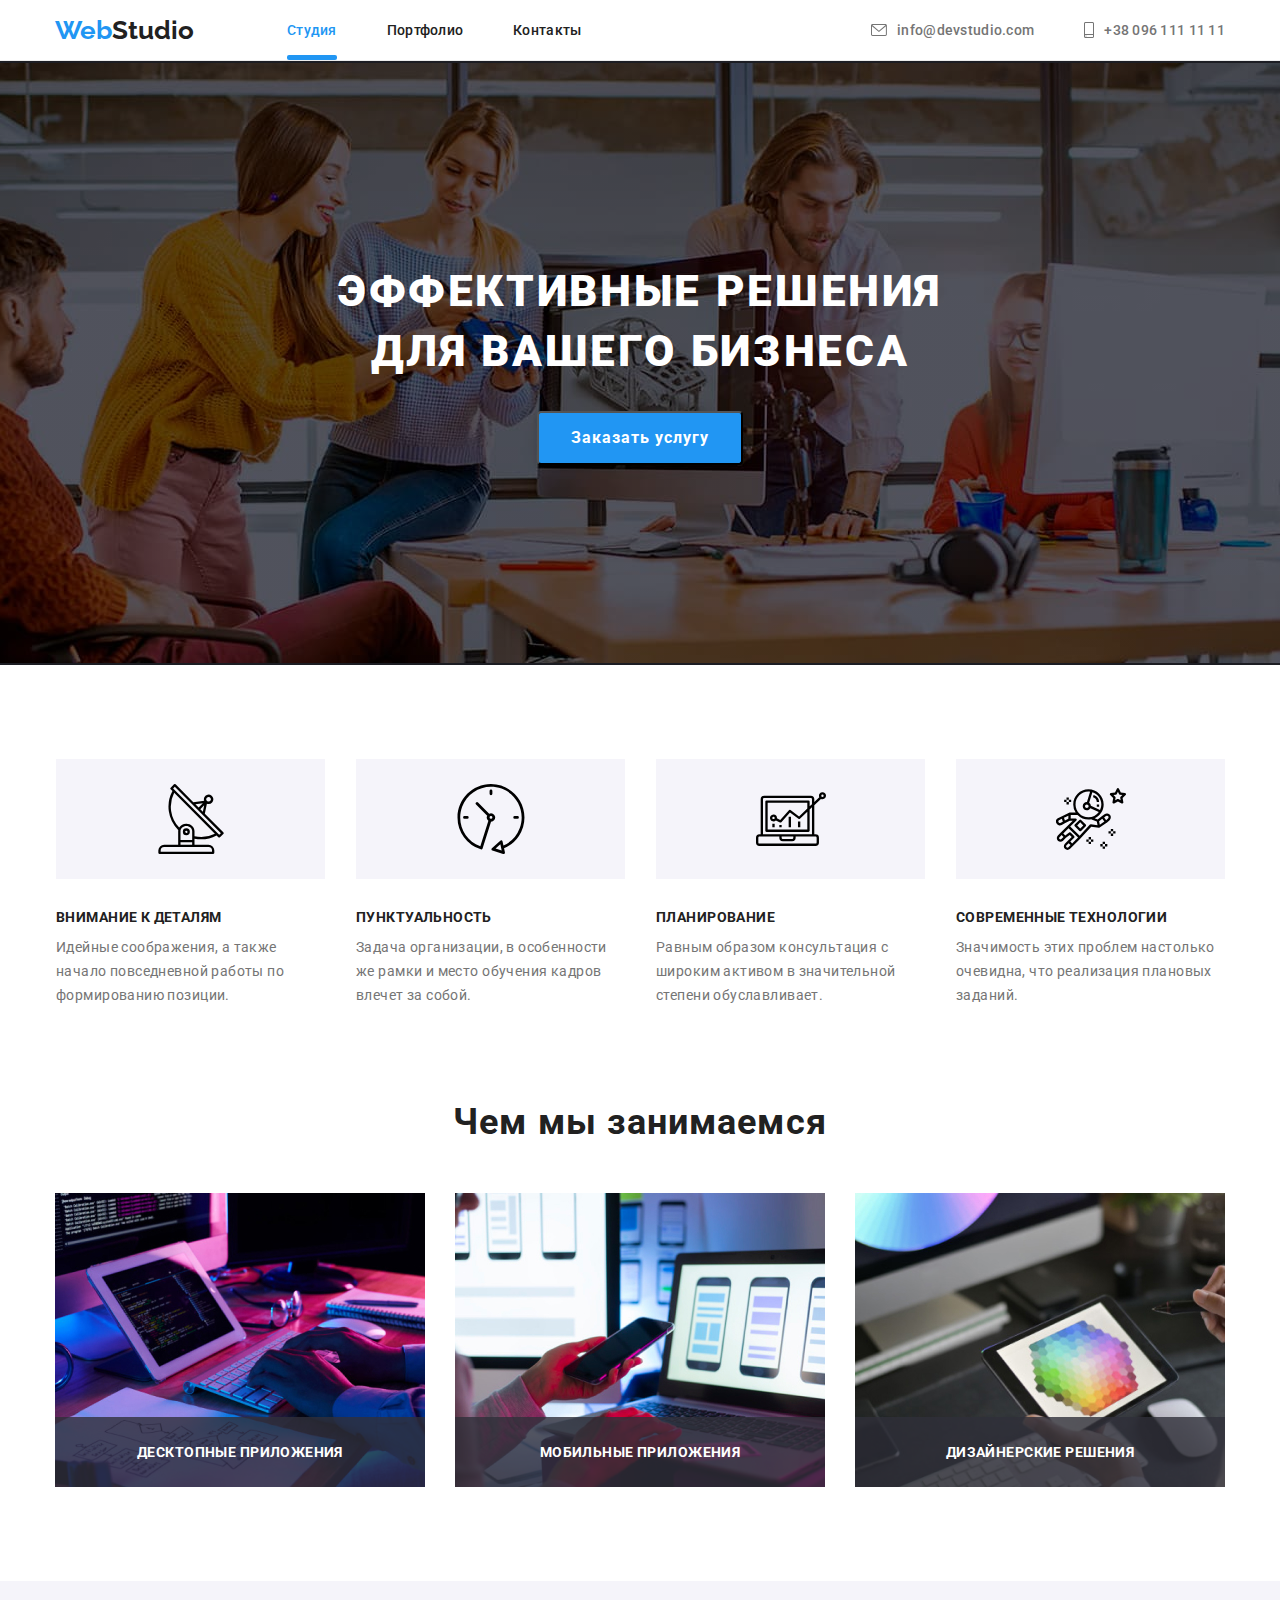
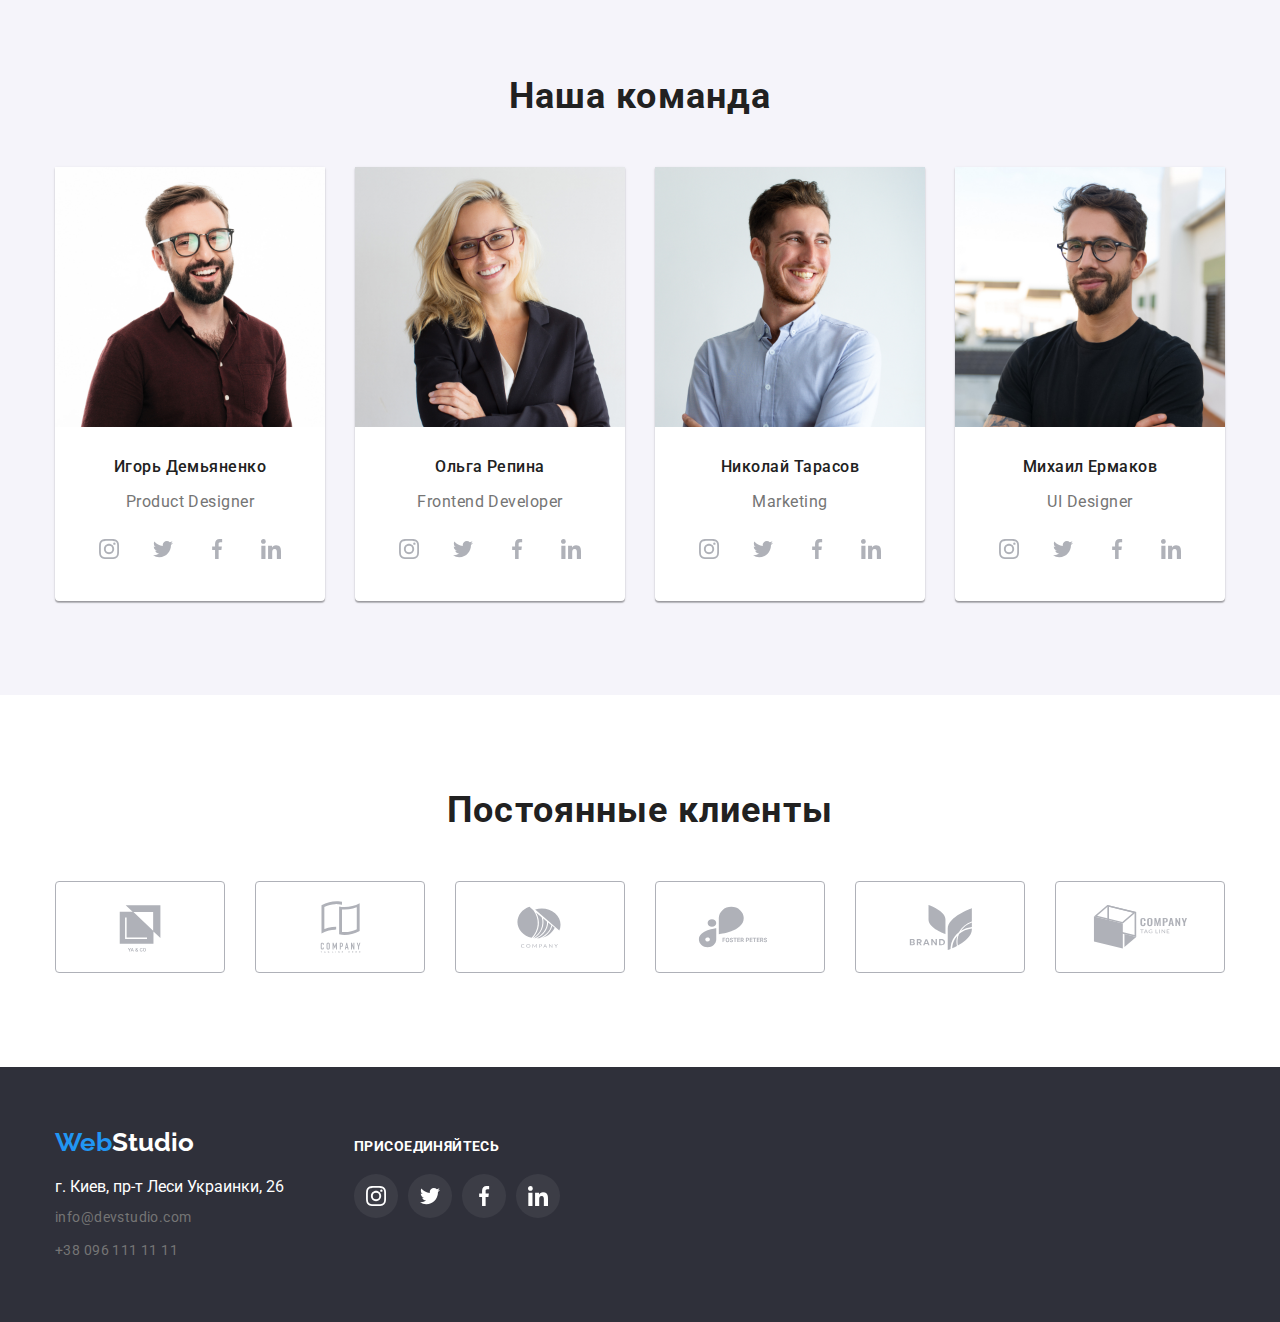
<file: index.html>
<!DOCTYPE html>
<html lang="en">
<head>
    <meta charset="UTF-8">
    <meta http-equiv="X-UA-Compatible" content="IE=edge">
    <meta name="viewport" content="width=device-width, initial-scale=1.0">
    <title>WebStudio</title>

    

    <link rel="preconnect" href="https://fonts.googleapis.com">
    <link rel="preconnect" href="https://fonts.gstatic.com" crossorigin>
    <link href="https://fonts.googleapis.com/css2?family=Raleway:wght@700&family=Roboto:wght@400;500;700;900&display=swap" rel="stylesheet">

    <link rel="stylesheet" href="https://cdnjs.cloudflare.com/ajax/libs/modern-normalize/1.1.0/modern-normalize.min.css">
    <link rel="stylesheet" href="./css/style.css">

</head>
<body>
    <header class="header ">

           <div class="container main-nav">
            <a href="./index.html" class="nav-logo" ><span class="nav-logo2">Web</span>Studio</a>
            <nav class="nav">
                
             <ul class="site-nav">
                 <li class="item"><a href="index.html" class="link act">Студия</a></li>
                 <li class="item"><a href="portfolio.html" class="link">Портфолио</a></li>
                 <li class="item"><a href="#" class="link">Контакты</a></li>
             </ul>
            </nav> 
       
            
            <ul class="links-contact list"> 
                <li class="item item-mail">
                    <a href="mailto:info@devstudio.com" class="contact-link">
                        <svg class="email">
                            <use href="./images/symbol-defs.svg#icon-envelope"></use>
                        </svg> 
                        info@devstudio.com</a>
                    </li>



                <li class="item item-tel">
                    <a href="tel:+380961111111" class="contact-link">
                        <svg class="tel">
                            <use href="./images/symbol-defs.svg#icon-smartphone"></use>
                        </svg> 
                        +38 096 111 11 11</a>
                    </li> 
            </ul>
        
        </div>
        


    </header>

     <main>
    
        <section class="hero-section">
        <div class="container hero">  
            <h1 class="hero-title"  data-modal-open>Эффективные решения для вашего бизнеса</h1>
            
            <button data-open-modal class="herobtn" type="button">Заказать услугу</button>   
        </div>
        </section>
        
    <section class="info-section">
        <div class="container">   
            <h2 class="visually-hidden">Что мы предлагаем</h2>
         
            <ul class="info-text">
                <li class="info-section-text inf-sec-tx1">
                <div class="svg-div">
                    <svg class="info-text-icon">
                        <use href="./images/symbol-defs.svg#icon-antenna-1"></use>
                    </svg>
                </div>
                    <h3 class="h3-title">Внимание к деталям</h3>
                    <p class="ptext">Идейные соображения, а также начало повседневной работы по формированию позиции.</p>
                </li>
                <li class="info-section-text inf-sec-tx1">
                <div class="svg-div">
                    <svg class="info-text-icon">
                        <use href="./images/symbol-defs.svg#icon-clock-1"></use>
                    </svg>
                </div>
                    <h3 class="h3-title">Пунктуальность</h3>
                    <p class="ptext">Задача организации, в особенности же рамки и место обучения кадров влечет за собой.</p>
                </li>
                <li class="info-section-text inf-sec-tx1">
                <div class="svg-div">
                    <svg class="info-text-icon">
                        <use href="./images/symbol-defs.svg#icon-diagram-1"></use>
                    </svg>
                </div>
                    <h3 class="h3-title">Планирование</h3>
                    <p class="ptext">Равным образом консультация с широким активом в значительной степени обуславливает.</p>
                </li>
                <li class="info-section-text inf-sec-tx1">
                <div class="svg-div">
                    <svg class="info-text-icon">
                        <use href="./images/symbol-defs.svg#icon-astronaut-1"></use>
                    </svg>
                </div>
                    <h3 class="h3-title">Современные технологии</h3>
                    <p class="ptext">Значимость этих проблем настолько очевидна, что реализация плановых заданий.</p>
                </li>
            </ul>
        </div>
    </section>
    
        
        <section class="section-work">
        <div class="container">
            <h2 class="h2-title">Чем мы занимаемся</h2>

            <ul class="offer-list">
                <li class="offer-li"><img src="./images/img.jpg" alt="" width="370"><a href="" class="offer-text"><p class="offer-text-test">Десктопные приложения</p></a></li>
                <li class="offer-li"> <img src="./images/img2.jpg" alt="" width="370"><a href="" class="offer-text">Мобильные приложения</a></li>
                <li class="offer-li"><img src="./images/img3.jpg" alt="" width="370"><a href="" class="offer-text">Дизайнерские решения</a></li>
            </ul>
        </div>
        </section>
  
        <section class="section-team">
        <div class="container">
             <h2 class="h2-title">Наша команда</h2>
             <ul class="team">
                 <li class="team-li"> <img src="./images/team/imgt1.jpg" alt="Игорь Демьяненко Product Designer" width="270">
                <div class="text-team">
                    <h3 class="htext-team">Игорь Демьяненко</h3>
                    <p class="p-team">Product Designer</p>
                     
            <ul class="soc-team">
                <li class="soc-team-li"><a class="soc-team-href" href="#">
                    <svg class="svg-team-li">
                        <use href="./images/symbol-defs.svg#icon-instagram-2"></use>
                    </svg> 
                </a></li>
                <li class="soc-team-li"><a class="soc-team-href" href="#">
                    <svg class="svg-team-li">
                        <use href="./images/symbol-defs.svg#icon-twitter-1"></use>
                    </svg> 
                </a></li>
                <li class="soc-team-li"><a class="soc-team-href" href="#">
                    <svg class="svg-team-li">
                        <use href="./images/symbol-defs.svg#icon-facebook-1"></use>
                    </svg> 
                </a></li>
                <li class="soc-team-li"><a class="soc-team-href" href="#">
                    <svg class="svg-team-li">
                        <use href="./images/symbol-defs.svg#icon-linkedin-1"></use>
                    </svg> 
                </a></li>
            </ul>

        
                </div>
                </li>
               
                 <li class="team-li"> <img src="./images/team/imgt2.jpg" alt="Ольга Репина Frontend Developer" width="270">
                <div class="text-team">
                    <h3 class="htext-team">Ольга Репина</h3>
                    <p class="p-team">Frontend Developer</p>
                    
                        <ul class="soc-team">
                            <li class="soc-team-li"><a class="soc-team-href" href="#">
                                <svg class="svg-team-li">
                                    <use href="./images/symbol-defs.svg#icon-instagram-2"></use>
                                </svg> 
                            </a></li>
                            <li class="soc-team-li"><a class="soc-team-href" href="#">
                                <svg class="svg-team-li">
                                    <use href="./images/symbol-defs.svg#icon-twitter-1"></use>
                                </svg> 
                            </a></li>
                            <li class="soc-team-li"><a class="soc-team-href" href="#">
                                <svg class="svg-team-li">
                                    <use href="./images/symbol-defs.svg#icon-facebook-1"></use>
                                </svg> 
                            </a></li>
                            <li class="soc-team-li"><a class="soc-team-href" href="#">
                                <svg class="svg-team-li">
                                    <use href="./images/symbol-defs.svg#icon-linkedin-1"></use>
                                </svg> 
                            </a></li>
                        </ul>
            
                    
                </div>
                </li>
                 <li class="team-li"> <img src="./images/team/imgt3.jpg" alt="Николай Тарасов Marketing" width="270">
                <div class="text-team">
                    <h3 class="htext-team">Николай Тарасов</h3>
                    <p class="p-team">Marketing</p>
                    
                        <ul class="soc-team">
                            <li class="soc-team-li"><a class="soc-team-href" href="#">
                                <svg class="svg-team-li">
                                    <use href="./images/symbol-defs.svg#icon-instagram-2"></use>
                                </svg> 
                            </a></li>
                            <li class="soc-team-li"><a class="soc-team-href" href="#">
                                <svg class="svg-team-li">
                                    <use href="./images/symbol-defs.svg#icon-twitter-1"></use>
                                </svg> 
                            </a></li>
                            <li class="soc-team-li"><a class="soc-team-href" href="#">
                                <svg class="svg-team-li">
                                    <use href="./images/symbol-defs.svg#icon-facebook-1"></use>
                                </svg> 
                            </a></li>
                            <li class="soc-team-li"><a class="soc-team-href" href="#">
                                <svg class="svg-team-li">
                                    <use href="./images/symbol-defs.svg#icon-linkedin-1"></use>
                                </svg> 
                            </a></li>
                        </ul>
            
                    
                </div>
                </li>
                 <li class="team-li"> <img src="./images/team/imgt4.jpg" alt="Михаил Ермаков UI Designer" width="270">
                <div class="text-team">
                    <h3 class="htext-team">Михаил Ермаков</h3>
                    <p class="p-team">UI Designer</p>
                    
                        <ul class="soc-team">
                            <li class="soc-team-li"><a class="soc-team-href" href="#">
                                <svg class="svg-team-li">
                                    <use href="./images/symbol-defs.svg#icon-instagram-2"></use>
                                </svg> 
                            </a></li>
                            <li class="soc-team-li"><a class="soc-team-href" href="#">
                                <svg class="svg-team-li">
                                    <use href="./images/symbol-defs.svg#icon-twitter-1"></use>
                                </svg> 
                            </a></li>
                            <li class="soc-team-li"><a class="soc-team-href" href="#">
                                <svg class="svg-team-li">
                                    <use href="./images/symbol-defs.svg#icon-facebook-1"></use>
                                </svg> 
                            </a></li>
                            <li class="soc-team-li"><a class="soc-team-href" href="#">
                                <svg class="svg-team-li">
                                    <use href="./images/symbol-defs.svg#icon-linkedin-1"></use>
                                </svg> 
                            </a></li>
                        </ul>
            
                    
                </div>
                </li>
             </ul> 
        </div>
        </section>

        <section class="section-clients">
            <div class="container">
                <h2 class="constant">Постоянные клиенты</h2>
                <ul class="clients">

                    <li class="clients-list"><a class="client-href" href="">
                        <svg class="svg-clients">
                            <use href="./images/symbol-defs.svg#icon-Logo"></use>
                        </svg>
                    </a>
                    </li>

                    <li class="clients-list"><a class="client-href" href="">
                        <svg class="svg-clients">
                            <use href="./images/symbol-defs.svg#icon-Logo-1"></use>
                        </svg>
                    </a>
                    </li>

                    <li class="clients-list"><a class="client-href" href="">
                        <svg class="svg-clients">
                            <use href="./images/symbol-defs.svg#icon-Logo-2"></use>
                        </svg>
                    </a>
                    </li>

                    <li class="clients-list"><a class="client-href" href="">
                        <svg class="svg-clients">
                            <use href="./images/symbol-defs.svg#icon-Logo-3"></use>
                        </svg>
                    </a>
                    </li>

                    <li class="clients-list"><a class="client-href" href="">
                        <svg class="svg-clients">
                            <use href="./images/symbol-defs.svg#icon-Logo-4"></use>
                        </svg>
                    </a>
                    </li>

                    <li class="clients-list"><a class="client-href" href="">
                        <svg class="svg-clients">
                            <use href="./images/symbol-defs.svg#icon-Logo-5"></use>
                        </svg>
                    </a>
                    </li>

                </ul>


            </div>


        </section>

        <div class="backdrop is-hidden" data-backdrop>
            <div class="modal">
         <button  data-close-modal class="btn-modal-close">
             <svg class="svg-close">
                 <use href="./images/symbol-defs.svg#icon-close"></use>
             </svg>
             </button>
            </div>
        </div>

        <script src="./modal.js"></script>



        </main>
        <footer class="footer">
        <div class="container footer-div">
            <div>   
            <a href="/index.html" lang="en" class="nav-logo-footer"><span class="nav-logo2-footer">Web</span>Studio</a>
            <address class="address">
            <p class="footer-address">г. Киев, пр-т Леси Украинки, 26</p>
            <ul class="ul1">
                <li class="footer-address-li"><a href="mailto:info@devstudio.com" class="contact-link-footer-href">info@devstudio.com</a></li>
                <li class="footer-address-li"><a href="tel:+380961111111" class="contact-link-footer-href">+38 096 111 11 11</a></li>
            </ul>
            </address>
            </div>

        <div class="footer-social-div">
            <h3 class="footer-social-text">присоединяйтесь</h3>
            <ul class="soc">
                <li class="soc-team-li"><a class="soc-team-href-footer" href="">
                    <svg class="svg-team-li-footer">
                        <use href="./images/symbol-defs.svg#icon-instagram-2"></use>
                    </svg> 
                </a></li>
                <li class="soc-team-li"><a class="soc-team-href-footer" href="">
                    <svg class="svg-team-li-footer">
                        <use href="./images/symbol-defs.svg#icon-twitter-1"></use>
                    </svg> 
                </a></li>
                <li class="soc-team-li"><a class="soc-team-href-footer" href="">
                    <svg class="svg-team-li-footer">
                        <use href="./images/symbol-defs.svg#icon-facebook-1"></use>
                    </svg> 
                </a></li>
                <li class="soc-team-li"><a class="soc-team-href-footer" href="">
                    <svg class="svg-team-li-footer">
                        <use href="./images/symbol-defs.svg#icon-linkedin-1"></use>
                    </svg> 
                </a></li>
            </ul>

        </div>
        </div>

      


        </footer>

</body>
</html>
</file>
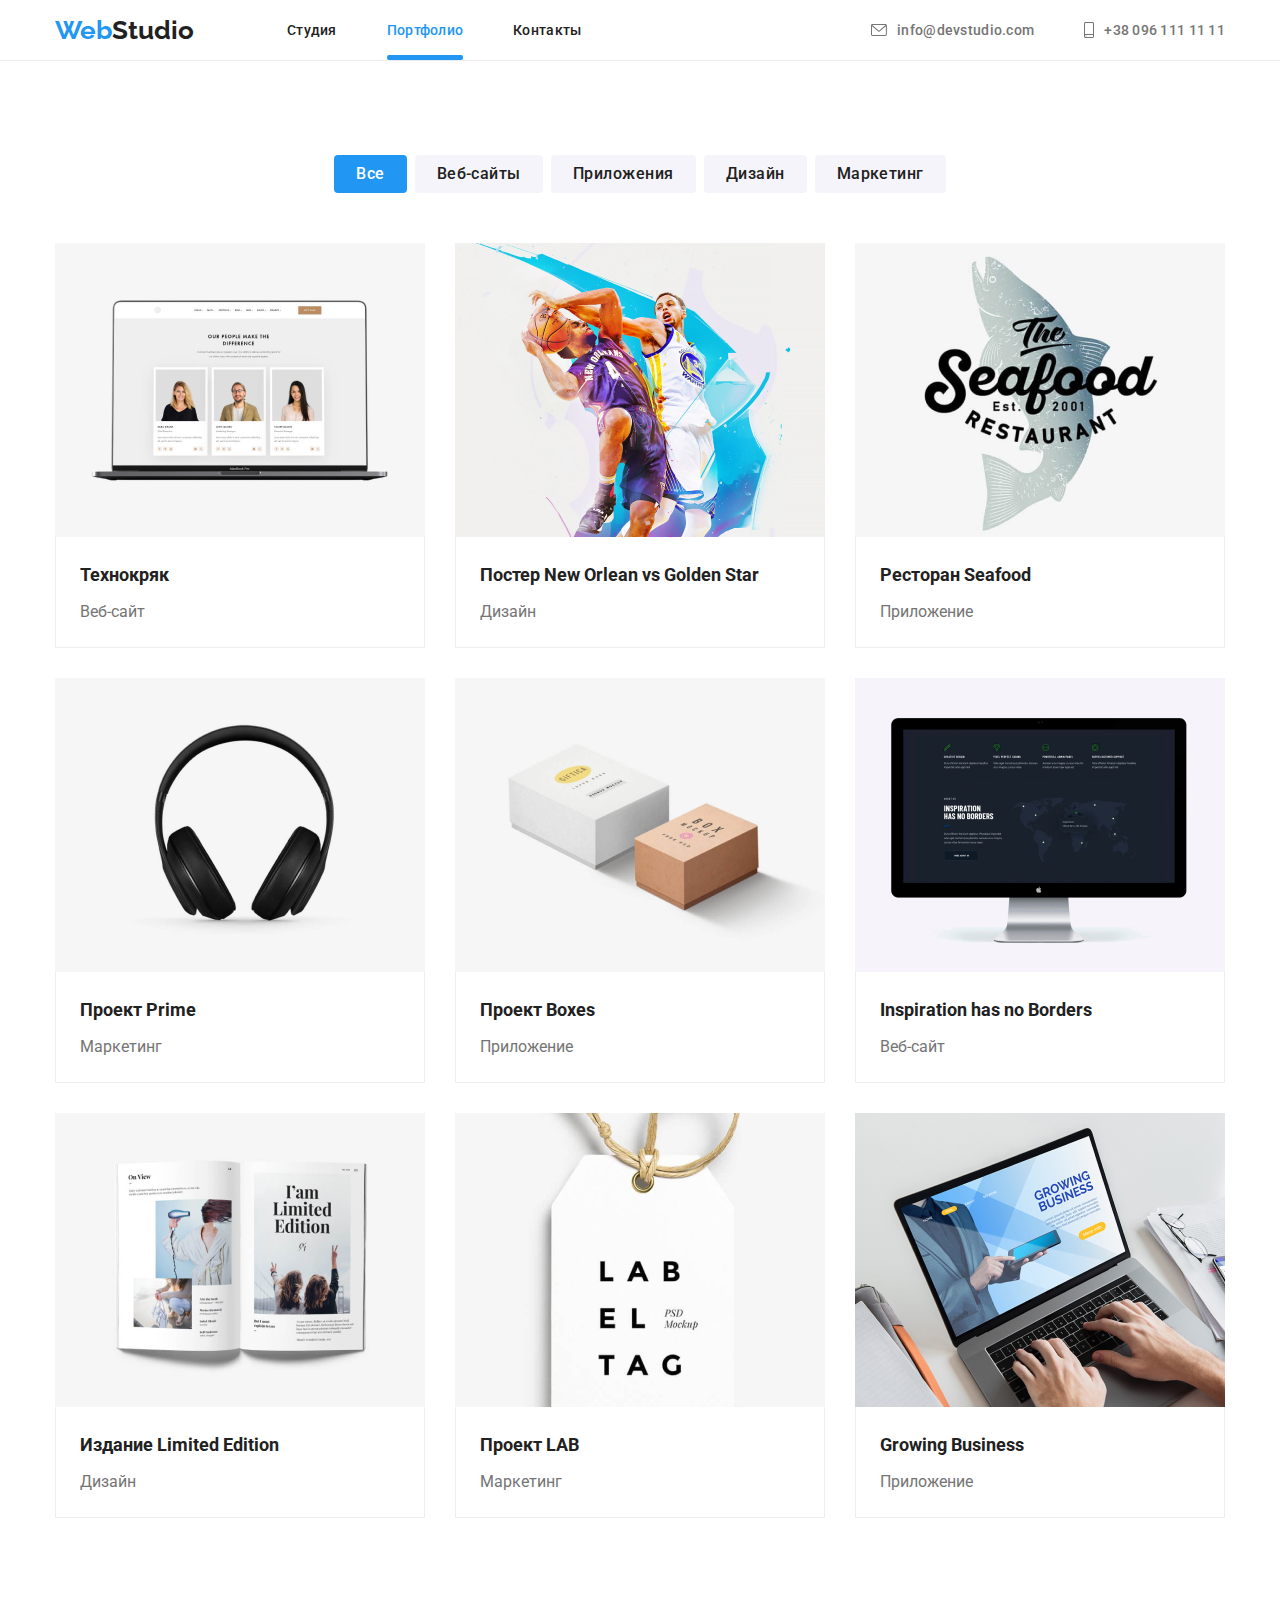
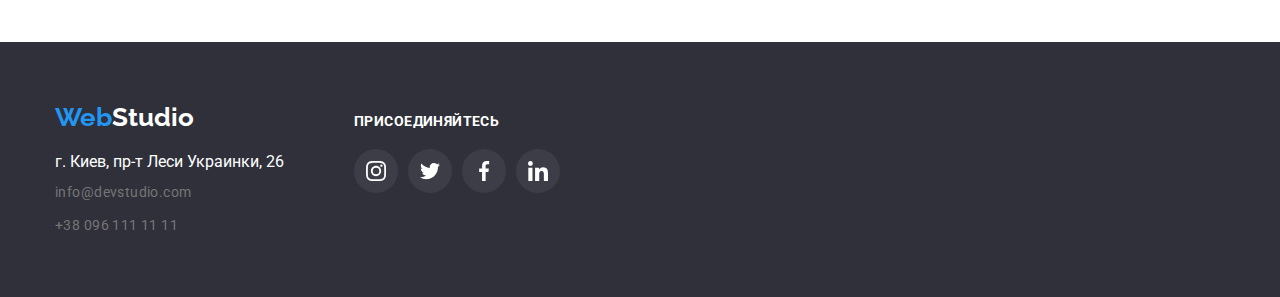
<file: portfolio.html>
<!DOCTYPE html>
<html lang="en">
<head>
    <meta charset="UTF-8">
    <meta http-equiv="X-UA-Compatible" content="IE=edge">
    <meta name="viewport" content="width=device-width, initial-scale=1.0">
    <title>Портфолио</title>
    

    <link rel="preconnect" href="https://fonts.googleapis.com">
    <link rel="preconnect" href="https://fonts.gstatic.com" crossorigin>
    <link href="https://fonts.googleapis.com/css2?family=Raleway:wght@700&family=Roboto:wght@400;500;700;900&display=swap" rel="stylesheet">

    <link rel="stylesheet" href="https://cdnjs.cloudflare.com/ajax/libs/modern-normalize/1.1.0/modern-normalize.min.css">
    <link rel="stylesheet" href="./css/style.css">
</head>
<body>
    
        
    <header class="header ">

        <div class="container main-nav">
         <a href="./index.html" class="nav-logo" ><span class="nav-logo2">Web</span>Studio</a>
         <nav class="nav">
             
          <ul class="site-nav">
              <li class="item"><a href="index.html" class="link">Студия</a></li>
              <li class="item"><a href="portfolio.html" class="link act">Портфолио</a></li>
              <li class="item"><a href="#" class="link">Контакты</a></li>
          </ul>
         </nav> 
    
         
         <ul class="links-contact list"> 
             <li class="item item-mail">
                 <a href="mailto:info@devstudio.com" class="contact-link">
                     <svg class="email">
                         <use href="./images/symbol-defs.svg#icon-envelope"></use>
                     </svg> 
                     info@devstudio.com</a>
                 </li>



             <li class="item item-tel">
                 <a href="tel:+380961111111" class="contact-link">
                     <svg class="tel">
                         <use href="./images/symbol-defs.svg#icon-smartphone"></use>
                     </svg> 
                     +38 096 111 11 11</a>
                 </li> 
         </ul>
     
     </div>
     


 </header>
     
    <main>

        <section class="portfolio-section">
        <div class="container">
            <h2 class="visually-hidden">Меню портфолио</h2>
          <!--btn-->
        <ul class="btns">
            <li class="btn-list"><button class="btn act2">Все</button></li>
            <li class="btn-list"><button class="btn">Веб-сайты</button></li>
            <li class="btn-list"><button class="btn">Приложения</button></li>
            <li class="btn-list"><button class="btn">Дизайн</button></li>
            <li class="btn-list"><button class="btn">Маркетинг</button></li>
        </ul>
        <h2 class="visually-hidden">Меню портфолио</h2>
<ul class="portfolio-img-section">
    
    <li class="portfolio-li">
        <a href="" class="portfolio-img">
            
            <div class="product-thumb">
                <img src="./images/portfolio/img.jpg" alt="Веб-сайт" width=370>        
                <div class="overlay">                  
                    <p class="portfolio-img-text">Технокряк это современная площадка распространения коронавируса.
                        Компании используют эту платформу для цифрового шпионажа и атак на защищённые сервера конкурентов.</p>
                </div>                                  
            </div>
            
        
        <div class="img-title">
            <h3 class="portfolio-h3">Технокряк</h3>
            <p class="ptext-portf">Веб-сайт</p>
        </div>
        </a>
    </li>
    <li class="portfolio-li">
        
        <a href="" class="portfolio-img">
            <div class="product-thumb">
                <img src="./images/portfolio/img(1).jpg" alt="Веб-сайт" width=370>        
                <div class="overlay">                  
                    <p class="portfolio-img-text">Технокряк это современная площадка распространения коронавируса.
                        Компании используют эту платформу для цифрового шпионажа и атак на защищённые сервера конкурентов.</p>
                </div>                                  
            </div>
        <div class="img-title">
            <h3 class="portfolio-h3">Постер New Orlean vs Golden Star</h3>
            <p class="ptext-portf">Дизайн</p>
        </div>
        </a>
    </li>
    <li class="test">
        <a href="" class="portfolio-img">
            <div class="product-thumb">
                <img src="./images/portfolio/img(2).jpg" alt="Веб-сайт" width=370>        
                <div class="overlay">                  
                    <p class="portfolio-img-text">Технокряк это современная площадка распространения коронавируса.
                        Компании используют эту платформу для цифрового шпионажа и атак на защищённые сервера конкурентов.</p>
                </div>                                  
            </div>
        <div class="img-title">
            <h3 class="portfolio-h3">Ресторан Seafood</h3>
            <p class="ptext-portf">Приложение</p>
        </div>
        </a>
    </li>

    <li class="portfolio-li">
        <a href="" class="portfolio-img">
            <div class="product-thumb">
                <img src="./images/portfolio/img(3).jpg" alt="Веб-сайт" width=370>        
                <div class="overlay">                  
                    <p class="portfolio-img-text">Технокряк это современная площадка распространения коронавируса.
                        Компании используют эту платформу для цифрового шпионажа и атак на защищённые сервера конкурентов.</p>
                </div>                                  
            </div>
        <div class="img-title">
            <h3 class="portfolio-h3">Проект Prime</h3>
            <p class="ptext-portf">Маркетинг</p>
        </div>
        </a>
    </li>
    <li class="portfolio-li">
        <a href="" class="portfolio-img">
            <div class="product-thumb">
                <img src="./images/portfolio/img(4).jpg" alt="Веб-сайт" width=370>        
                <div class="overlay">                  
                    <p class="portfolio-img-text">Технокряк это современная площадка распространения коронавируса.
                        Компании используют эту платформу для цифрового шпионажа и атак на защищённые сервера конкурентов.</p>
                </div>                                  
            </div>
        <div class="img-title">
            <h3 class="portfolio-h3">Проект Boxes</h3>
            <p class="ptext-portf">Приложение</p>
        </div>
        </a>
    </li>
    <li class="test">
        <a href="" class="portfolio-img">
            <div class="product-thumb">
                <img src="./images/portfolio/img(5).jpg" alt="Веб-сайт" width=370>        
                <div class="overlay">                  
                    <p class="portfolio-img-text">Технокряк это современная площадка распространения коронавируса.
                        Компании используют эту платформу для цифрового шпионажа и атак на защищённые сервера конкурентов.</p>
                </div>                                  
            </div>
        <div class="img-title">
            <h3 class="portfolio-h3">Inspiration has no Borders</h3>
            <p class="ptext-portf">Веб-сайт</p>
        </div>
        </a>
    </li>


    <li class="portfolio-li">
        <a href="" class="portfolio-img">
            <div class="product-thumb">
                <img src="./images/portfolio/img(6).jpg" alt="Веб-сайт" width=370>        
                <div class="overlay">                  
                    <p class="portfolio-img-text">Технокряк это современная площадка распространения коронавируса.
                        Компании используют эту платформу для цифрового шпионажа и атак на защищённые сервера конкурентов.</p>
                </div>                                  
            </div>
        <div class="img-title">
            <h3 class="portfolio-h3">Издание Limited Edition</h3>
            <p class="ptext-portf">Дизайн</p>
        </div>
        </a>
    </li>

    <li class="portfolio-li">
        <a href="" class="portfolio-img">
            <div class="product-thumb">
                <img src="./images/portfolio/img(7).jpg" alt="Веб-сайт" width=370>        
                <div class="overlay">                  
                    <p class="portfolio-img-text">Технокряк это современная площадка распространения коронавируса.
                        Компании используют эту платформу для цифрового шпионажа и атак на защищённые сервера конкурентов.</p>
                </div>                                  
            </div>
        <div class="img-title">
            <h3 class="portfolio-h3">Проект LAB</h3>
            <p class="ptext-portf">Маркетинг</p>
        </div>
    </a>
    </li>
    <li class="test">
        <a href="" class="portfolio-img">
            <div class="product-thumb">
                <img src="./images/portfolio/img(8).jpg" alt="Веб-сайт" width=370>        
                <div class="overlay">                  
                    <p class="portfolio-img-text">Технокряк это современная площадка распространения коронавируса.
                        Компании используют эту платформу для цифрового шпионажа и атак на защищённые сервера конкурентов.</p>
                </div>                                  
            </div>
        <div class="img-title">
            <h3 class="portfolio-h3">Growing Business</h3>
            <p class="ptext-portf">Приложение</p>
        </div>
        </a>
    </li>
</ul>
</div>
        </section>

    </main>

    <footer class="footer">
        <div class="container footer-div">
            <div>   
            <a href="/index.html" lang="en" class="nav-logo-footer"><span class="nav-logo2-footer">Web</span>Studio</a>
            <address class="address">
            <p class="footer-address">г. Киев, пр-т Леси Украинки, 26</p>
            <ul class="ul1">
                <li class="footer-address-li"><a href="mailto:info@devstudio.com" class="contact-link-footer-href">info@devstudio.com</a></li>
                <li class="footer-address-li"><a href="tel:+380961111111" class="contact-link-footer-href">+38 096 111 11 11</a></li>
            </ul>
            </address>
            </div>

        <div class="footer-social-div">
            <h3 class="footer-social-text">присоединяйтесь</h3>
            <ul class="soc">
                <li class="soc-team-li"><a class="soc-team-href-footer" href="">
                    <svg class="svg-team-li-footer">
                        <use href="./images/symbol-defs.svg#icon-instagram-2"></use>
                    </svg> 
                </a></li>
                <li class="soc-team-li"><a class="soc-team-href-footer" href="">
                    <svg class="svg-team-li-footer">
                        <use href="./images/symbol-defs.svg#icon-twitter-1"></use>
                    </svg> 
                </a></li>
                <li class="soc-team-li"><a class="soc-team-href-footer" href="">
                    <svg class="svg-team-li-footer">
                        <use href="./images/symbol-defs.svg#icon-facebook-1"></use>
                    </svg> 
                </a></li>
                <li class="soc-team-li"><a class="soc-team-href-footer" href="">
                    <svg class="svg-team-li-footer">
                        <use href="./images/symbol-defs.svg#icon-linkedin-1"></use>
                    </svg> 
                </a></li>
            </ul>

        </div>
        </div>

        </footer>
</body>
</html>
</file>
<file: css/style.css>
/* Переменные */

:root{
    --blue: #2196F3;
    --grey: #2F303A;
    --grey2:#757575;
    --greylinks: #AFB1B8;
    --white:#FFFFFF;
    --black:#212121;
    --background-team:#F5F4FA;
    --background-modal: rgba(0, 0, 0, 0.2);
}

body{
    font-family: "Roboto", sans-serif;
    margin: 0;
}

/* header */

.header{
    border-bottom: 1px solid #ECECEC;
}

.container{
    width: 1200px;
    margin-left: auto;
    margin-right: auto;
    padding-left: 15px;
    padding-right: 15px;
    
}

/*nav logo  */

.nav-logo {
    font-family: 'Oleo Script', sans-serif;
    font-family: Raleway;
    font-style: normal;
    font-weight: bold;
    font-size: 26px;
    line-height: 31px;
    color: var(--black);
    text-decoration: none;
}
.nav-logo2 {

    font-family: 'Raleway', sans-serif;
    font-style: normal;
    font-weight: bold;
    font-size: 26px;
    line-height: 31px;
    color: var(--blue);
}

/* nav */
.main-nav{
    
    display: flex;
    align-items: center;
}
/* links */

.nav{
    margin-left: 93px;
}

.site-nav{
    display: flex;
    margin-top: 0;
    margin-bottom: 0;
    padding: 0;
}

.site-nav .link {
    display: block;
    padding: 22px 0;

    color: var(--black);
    font-style: normal;
    font-weight: 500;
    font-size: 14px;
    line-height: 16px;
    letter-spacing: 0.02em;
}

.site-nav .item{
    list-style: none;
}


.site-nav .item:last-child{
    margin-right: 0;
}

.site-nav .item:not(:last-child){
    margin-right: 50px;
}

.site-nav li a{
    text-decoration: none;
}

.act:after{
    position: absolute;
    content: "";
    left: 0;
    bottom: 0;

    display: block;
    width: 100%;
    height: 5px;

    border-radius: 2px;
    background-color: var(--blue);
    
}

.link{
    transition-property: color;
    transition-duration: 250ms;
    transition-timing-function: cubic-bezier(0.4, 0, 0.2, 1);
}

.link.act{
    color: var(--blue);
    position: relative;
}

.link:hover, .link:focus{
    color: var(--blue);
}

/* contact-links */

.links-contact{
    display: flex;
    text-decoration: none;
    list-style: none;
    margin-left: auto;
    margin-top: 0;
    margin-bottom: 0;
    padding: 0;
}

.contact-link{
    align-items: center;
    display: flex;
    font-style: normal;
    font-weight: 500;
    font-size: 14px;
    line-height: 16px;
    letter-spacing: 0.02em;
    color: var(--grey2);

    transition-property: color;
    transition-duration: 250ms;
    transition-timing-function: cubic-bezier(0.4, 0, 0.2, 1);
}

.contact-link:hover .email, .contact-link:hover .tel{
    fill: var(--blue);
}

.contact-link:hover, .contact-link:focus{
    color: var(--blue);
}

.tel{
    margin-right: 10px;
    width: 10px;
    height: 16px;
    
    fill: var(--grey2);

    transition-property: fill;
    transition-duration: 250ms;
    transition-timing-function: cubic-bezier(0.4, 0, 0.2, 1);
}

.tel:hover, .tel:focus{
    fill: var(--blue);
    
}


.email{
   
    margin-right: 10px;
    width: 16px;
    height: 12px;
    fill: var(--grey2);

    transition-property: fill;
    transition-duration: 250ms;
    transition-timing-function: cubic-bezier(0.4, 0, 0.2, 1);
}

.email:hover, .email:focus{
    fill: var(--blue);
    
}


.links-contact .item + .item{
    margin-left: 50px;
    
}
.links-contact a{
    text-decoration: none;
}

/* hero */
.hero-section{
    max-width: 1600px;
    
    background-repeat: no-repeat;
    
    background-position: center;
    background-image: linear-gradient(
    to right,
    rgba(0, 0, 0, 0.4),
    rgba(0, 0, 0, 0.4)
    ),
    url(../images/background.jpg);

    margin-left: auto;
    margin-right: auto;
    padding: 200px 0;
    
    background-color: var(--grey);
    text-align: center;
}

.hero-title{
    max-width: 696px;
    margin-left: auto;
    margin-right: auto;

    text-transform: uppercase;

    font-style: normal;
    font-weight: 900;
    font-size: 44px;
    line-height: 60px;
    letter-spacing: 0.06em;
    
    color: var(--white);

    margin-top: 0;
    margin-bottom: 30px;
}

.herobtn{
    color: var(--white);
    background-color: var(--blue);

    font-style: normal;
    font-weight: bold;
    font-size: 16px;
    line-height: 30px;
    letter-spacing: 0.06em;
    box-shadow: 0px 4px 4px rgba(0, 0, 0, 0.15);
    border-radius: 4px;
    padding: 10px 32px;    
}

.herobtn:hover, .herobtn:focus{
    background-color: #188CE8;
}

.info-section{
    padding-top: 94px;
    padding-bottom: 0;
}

.visually-hidden{
    position: absolute;
    width: 1px;
    height: 1px;
    margin: -1px;
    border: 0;
    padding: 0;

    white-space: nowrap;
    clip-path: inset(100%);
    clip: rect(0 0 0 0);
    overflow: hidden;
}

/* info */

.svg-div{
    
    display: flex;
    justify-content: center;
    align-items: center;


    background-color: #F5F4FA;
    background-size: contain;
    height: 120px;
    margin-bottom: 30px;
}

.info-text-icon{
    
    width: 70px;
    height: 70px;
}



.info-text{
    padding: 0;
    margin: 0;
    display: flex;
    list-style: none;
}

.info-section-text{
    width: 270px;
    padding-left: 1px;
}


.info-section-text:not(:last-child){
     margin-right: 30px;
}

.h3-title{
    font-style: normal;
    font-weight: bold;
    font-size: 14px;
    line-height: 16px;
    letter-spacing: 0.03em;
    text-transform: uppercase;

    color: var(--black);

    margin-top: 0;
    margin-bottom: 10px;
}

.ptext{
    font-style: normal;
    font-weight: normal;
    font-size: 14px;
    line-height: 24px;
    letter-spacing: 0.03em;

    color: var(--grey2);

    margin-top: 0;
    margin-bottom: 0;
}


/* dssasdf */

.img-section{
    
    width: 270px;
    height: 120px;
    background-color:  #F5F4FA;
}

/* section-work */




.section-work{
    padding-top: 94px;
    padding-bottom: 94px;
}

.h2-title{
    text-align: center;
    font-style: normal;
    font-weight: bold;
    font-size: 36px;
    line-height: 42px;
    text-align: center;
    letter-spacing: 0.03em;

    color: var(--black);

    margin-top: 0;
    margin-bottom: 50px;

}

.offer-list{
    display: flex;
    padding: 0;
    list-style: none;
    margin: 0;
}

.offer-li{
    display: flex;
    justify-content: center;

    position: relative;
    width: 370px;

}

.offer-li:not(:last-child){
    margin-right: 30px;
}

.offer-text{
    position: absolute;
    bottom: 0;
    
    width: 100%;
    height: 70px;

    

    font-style: normal;
    font-weight: bold;
    font-size: 14px;
    line-height: 16px;
    text-align: center;
    letter-spacing: 0.03em;
    text-transform: uppercase;

    text-decoration: none;

    color: var(--white);
    background: rgba(47, 48, 58, 0.8);



    align-items: center;
    justify-content: center;
    display: flex;
}

.offer-text:hover{
    opacity: 1;
}


/* team */

.section-team{
    padding-top: 94px;
    padding-bottom: 94px;

    background-color: var(--background-team);
}

.team{
    display: flex;
    padding: 0;
    margin: 0;
    list-style: none;
}

.team-li{
    width: 270px;
    background: #FFFFFF;
    box-shadow: 0px 1px 3px rgba(0, 0, 0, 0.12), 0px 1px 1px rgba(0, 0, 0, 0.14), 0px 2px 1px rgba(0, 0, 0, 0.2);
    border-radius: 0px 0px 4px 4px;
}

.team-li:not(:last-child){
    margin-right: 30px;
}

.text-team{
    padding: 30px 0px 30px 0px;
}

.htext-team{
    font-style: normal;
    font-weight: 500;
    font-size: 16px;
    line-height: 19px;
    margin-top: 0;

    text-align: center;
    letter-spacing: 0.03em;

    color: var(--black);
}

.p-team{
    font-style: normal;
    font-weight: normal;
    font-size: 16px;
    line-height: 19px;
    margin: 0;

    text-align: center;
    letter-spacing: 0.03em;

    color: var(--grey2);
}

.div-icon-team{
    
    width: 206px;
    height: 44px;
}

.soc-team-href{
    display: flex;
    justify-content: center;
    align-items: center;
    width: 44px;
    height: 44px;
    background-color: #ffffff10;
    border-radius: 50%;
    
    transition: background-color 250ms cubic-bezier(0.4, 0, 0.2, 1);
    
     
}

.soc-team-href:hover .svg-team-li{
    fill: var(--white);
}

.soc-team-href:hover{
    background-color: var(--blue);
}

.soc-team{
    margin-top: 16px;
    justify-content: center;
    display: flex;
    list-style: none;
    padding: 0
    
}

.soc-team-li:not(:last-child){
    margin-right: 10px;
}
.svg-team-li{
    fill: var(--greylinks);
    width: 20px;
    height: 20px;
    transition: fill 250ms cubic-bezier(0.4, 0, 0.2, 1);
}

/* clients */

.section-clients{
    padding-top: 94px;
    padding-bottom: 94px;
}

.constant{
    text-align: center;
    font-style: normal;
    font-weight: bold;
    font-size: 36px;
    line-height: 42px;
    text-align: center;
    letter-spacing: 0.03em;
    color: var(--black);
    margin: 0;
    
    
}

.clients{
    margin-top: 50px;
    
    padding-left: 0;
    display: flex;
    list-style: none;
    
    margin-bottom: 0;
}

.svg-clients{
   width: 106px;
   height: 60px;
   fill: var(--greylinks);

   transition-property: fill;
   transition-duration: 250ms;
   transition-timing-function: cubic-bezier(0.4, 0, 0.2, 1);
   
}

.client-href{
    
    justify-content: center;
    align-items: center;
    display: flex;

    width: 170px;
    height: 92px;
    
    
}

.client-href:hover .svg-clients{
    fill: var(--blue);
}

.clients-list{
    width: 170px;
    height: 92px;
    border: 1px solid var(--greylinks);
    border-radius: 4px;

    transition-property: border;
    transition-duration: 250ms;
    transition-timing-function: cubic-bezier(0.4, 0, 0.2, 1);
}

.clients-list:hover{
    border: 1px solid var(--blue);
    border-radius: 4px;
}

.clients-list:not(:last-child){
    margin-right: 30px;
}




/* footer */

.footer{
    padding: 60px 0;
    background-color: var(--grey);
}

.nav-logo-footer {
    font-family: 'Oleo Script', cursive;
    font-family: Raleway;
    font-style: normal;
    font-weight: bold;
    font-size: 26px;
    line-height: 31px;
    color: var(--white);
    text-decoration: none;      
}
    
    
.nav-logo2-footer {
    font-size: 26px;
    line-height: 31px;
    color: #2196F3;
}

.address{
    margin-top: 20px;
    font-style: normal;
    color: var(--white);
    
}

.footer-address{
    margin: 0;
    margin-bottom: 9px;
}

.contact-link-footer-href{
    font-style: normal;
    font-weight: normal;
    font-size: 14px;
    line-height: 24px;
    list-style: none;
    text-decoration: none;
    letter-spacing: 0.03em;

    color: var(--grey2);

    flex-direction: row;

    
    transition-property: color;
    transition-duration: 250ms;
    transition-timing-function: cubic-bezier(0.4, 0, 0.2, 1);
    
}


.ul1{
   margin: 0;
   padding: 0;
   list-style: none;
}

.footer-address-li:not(:last-child){
    margin-bottom: 9px;
}

.contact-link-footer-href:hover, .contact-link-footer-href:focus{
    color: var(--white);
}

/* soc footer */


.footer-div{
    display: flex;
    align-items: baseline;
}

.footer-social-div{
    margin-left: 70px;
}

.soc{
    display: flex;
    list-style: none;
    padding: 0;
    margin-top: 20px;
    margin-bottom: 0;
}

a.soc-team-href-footer{
    display: flex;
    justify-content: center;
    align-items: center;
    width: 44px;
    height: 44px;
    background-color: #ffffff10;
    border-radius: 50%;

    transition-property: background-color;
    transition-duration: 250ms;
    transition-timing-function: cubic-bezier(0.4, 0, 0.2, 1);
}

.footer-social-text{
    font-style: normal;
    font-weight: bold;
    font-size: 14px;
    line-height: 16px;
    letter-spacing: 0.03em;
    text-transform: uppercase;
    margin: 0;
    color: var(--white);
}

.soc-team-li:not(:last-child){
    margin-right: 10px;
}

.svg-team-li-footer{
    width: 20px;
    height: 20px;

    fill: var(--white);
}

.soc-team-href-footer:hover, .soc-team-href-footer:focus{
    background-color: var(--blue);

}

/* -----------------portfolio----------- */



.portfolio-section{
    padding: 94px 0;
}

.btns{
    margin-bottom: 50px;
    display: flex;
    justify-content: center;
    padding: 0;
    margin-top: 0;
}

.btn-list:not(:last-child){
    margin-right: 8px;
    
}

.btn{
    padding: 6px 22px;

    font-style: normal;
    font-weight: 500;
    font-size: 16px;
    line-height: 26px;

    text-align: center;
    letter-spacing: 0.03em;

    border-radius: 4px;

    color: var(--black);
    background-color: #F5F4FA;

    cursor: pointer;
    
    border: none;

    transition-property: background-color, box-shadow, color;
    transition-duration: 250ms;
    transition-timing-function: cubic-bezier(0.4, 0, 0.2, 1);

}

.act2{
    transition-property: box-shadow, text;
    transition-duration: 250ms;
    transition-timing-function: cubic-bezier(0.4, 0, 0.2, 1);
}

.btn:hover, .btn:focus{
    color: var(--white);
    background-color: var(--blue);
}

.btn-list{
    
    list-style: none;
   
}

.btn:hover{
    box-shadow: 0px 3px 1px rgba(0, 0, 0, 0.1), 0px 1px 2px rgba(0, 0, 0, 0.08), 0px 2px 2px rgba(0, 0, 0, 0.12);
    border-radius: 4px;

}

.btn.act2{
    color: var(--white);
    background-color: var(--blue);
}

/* img */

.portfolio-img{
    display: block;
    text-decoration: none;

    
    
}

.portfolio-img:hover{

    box-shadow: 0px 1px 1px rgba(0, 0, 0, 0.12), 0px 4px 4px rgba(0, 0, 0, 0.06), 1px 4px 6px rgba(0, 0, 0, 0.16);

    transition-property: box-shadow;
    transition-duration: 250ms;
    transition-timing-function: cubic-bezier(0.4, 0, 0.2, 1);
}

.portfolio-img:hover .product-thumb::before {
    opacity: 1;
}

.portfolio-img:hover .portfolio-img-text{
    opacity: 1;
}

.portfolio-test{
    position: relative;
}

.portfolio-img-section{
    display: flex;
    flex-wrap: wrap;
    list-style: none;
    padding: 0;
    margin: 0;
}
.portfolio-li{
    display: block;
    width: 370px;
    position: relative;
    
}


.portfolio-test:before{
    display: inline-block;
    position: absolute;
    content: "";
    width: 100%;
    height: 100%;
   
}
.portfolio-li:not(:last-child){
    margin-right: 30px;
    margin-bottom: 30px;
}
.test{
    width: 370px;
    margin: 0;
    position: relative;
    margin-bottom: 30px;
}
img{
    display: block;
}

.img-title{
    padding: 20px 24px;

    border-bottom: 1px solid #EEEEEE;
    border-left: 1px solid #EEEEEE;
    border-right: 1px solid #EEEEEE;
}
.portfolio-h3{
    font-style: normal;
    font-weight: bold;
    font-size: 18px;
    line-height: 36px;

    color: var(--black);

    margin-top: 0;
    margin-bottom: 4px;
}
.ptext-portf{
    font-style: normal;
    font-weight: normal;
    font-size: 16px;
    line-height: 30px;

    margin: 0;

    color: var(--grey2);
}

.portfolio-img-text{
    position: absolute;
    top: 0;
    right: 0;

    padding: 63px 24px;
    margin: 0;
    width: 370px;
    height: 294px;
    font-style: normal;
    font-weight: normal;
    font-size: 18px;
    line-height: 28px;
    letter-spacing: 0.03em;
    color: var(--white);
    opacity: 0;

    transform: translateY(100%);
    transition: transform 250ms cubic-bezier(0.4, 0, 0.2, 1);
}


.product-thumb{
    position: relative;
    overflow: hidden;
}

.product-thumb:hover::before{
    opacity: 1;
}

.product-thumb:hover .portfolio-img-text{
    opacity: 1;
    transform: translateY(0);
}

.product-thumb::before{
    display: inline-block;
    position: absolute;
    content: '';
    width: 100%;
    height: 100%;
    background: rgba(33, 150, 243, 0.9);

    opacity: 0;
   
    transform: translateY(100%);
    transition: transform 250ms cubic-bezier(0.4, 0, 0.2, 1);
}

.portfolio-li:hover .product-thumb::before{
    transform: translateY(0);
}

.portfolio-li:hover .portfolio-img-text{
    opacity: 1;
    transform: translateY(0);
}

.test:hover .portfolio-img-text{
    opacity: 1;
    transform: translateY(0);
}

.test:hover .product-thumb::before{
    transform: translateY(0);

}



/* -----------------modal----------- */

.backdrop{
    position: fixed;
    top: 0;
    left: 0;

    width: 100%;
    height: 100%;
    background-color: var(--background-modal);
    
    opacity: 1;
    transition: opacity 250ms cubic-bezier(0.4, 0, 0.2, 1);
}

.backdrop.is-hidden{
    opacity: 0;
    pointer-events: none;
}

.modal{
    width: 528px;
    height: 581px;
    background-color: var(--white);

    position: absolute;
    top: 50%;
    left: 50%;
    transform: translate(-50%, -50%);

}

.svg-close{
 
    fill: black;
    width: 11px;
    height: 11px;  
}

.btn-modal-close{
    position: absolute;
    top: 8px;
    right: 8px;
    border: 1px solid rgba(0, 0, 0, 0.1);
    border-radius: 50%;
    background-color: white;

 
}
</file>
